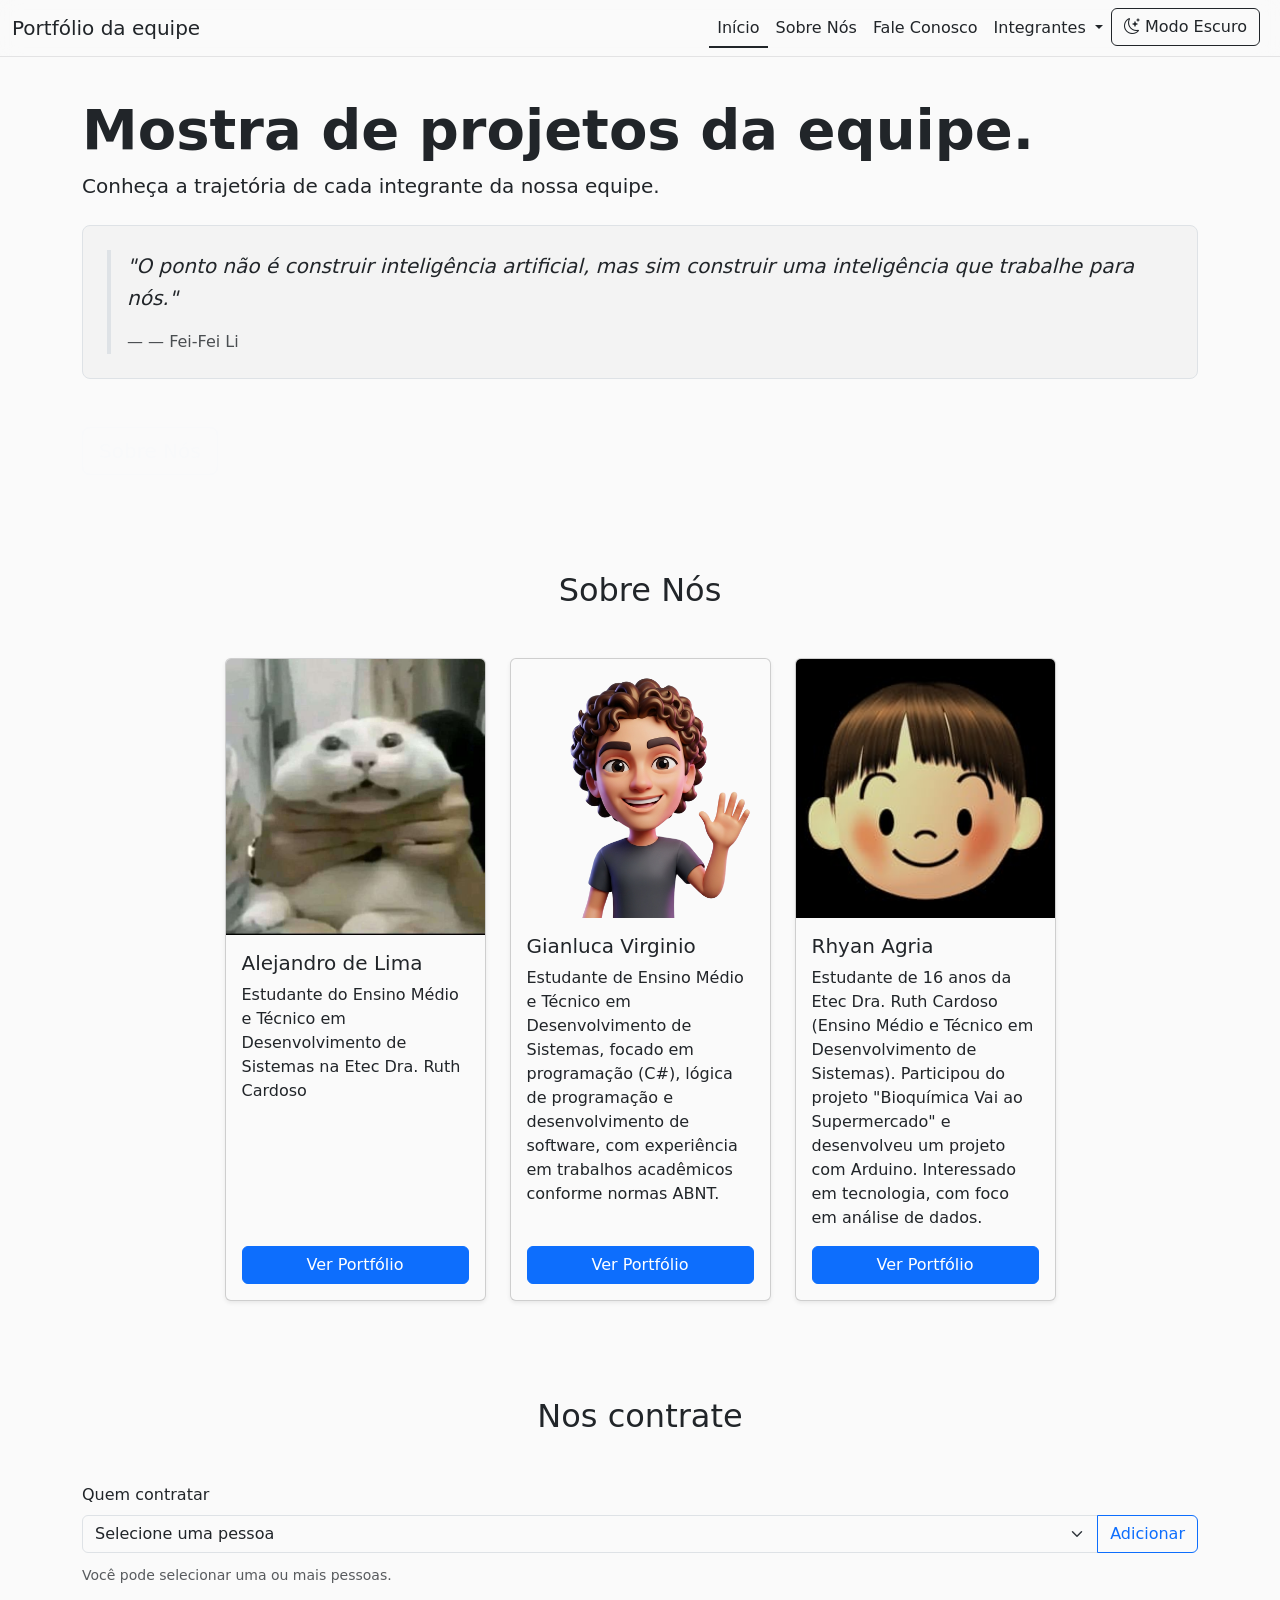
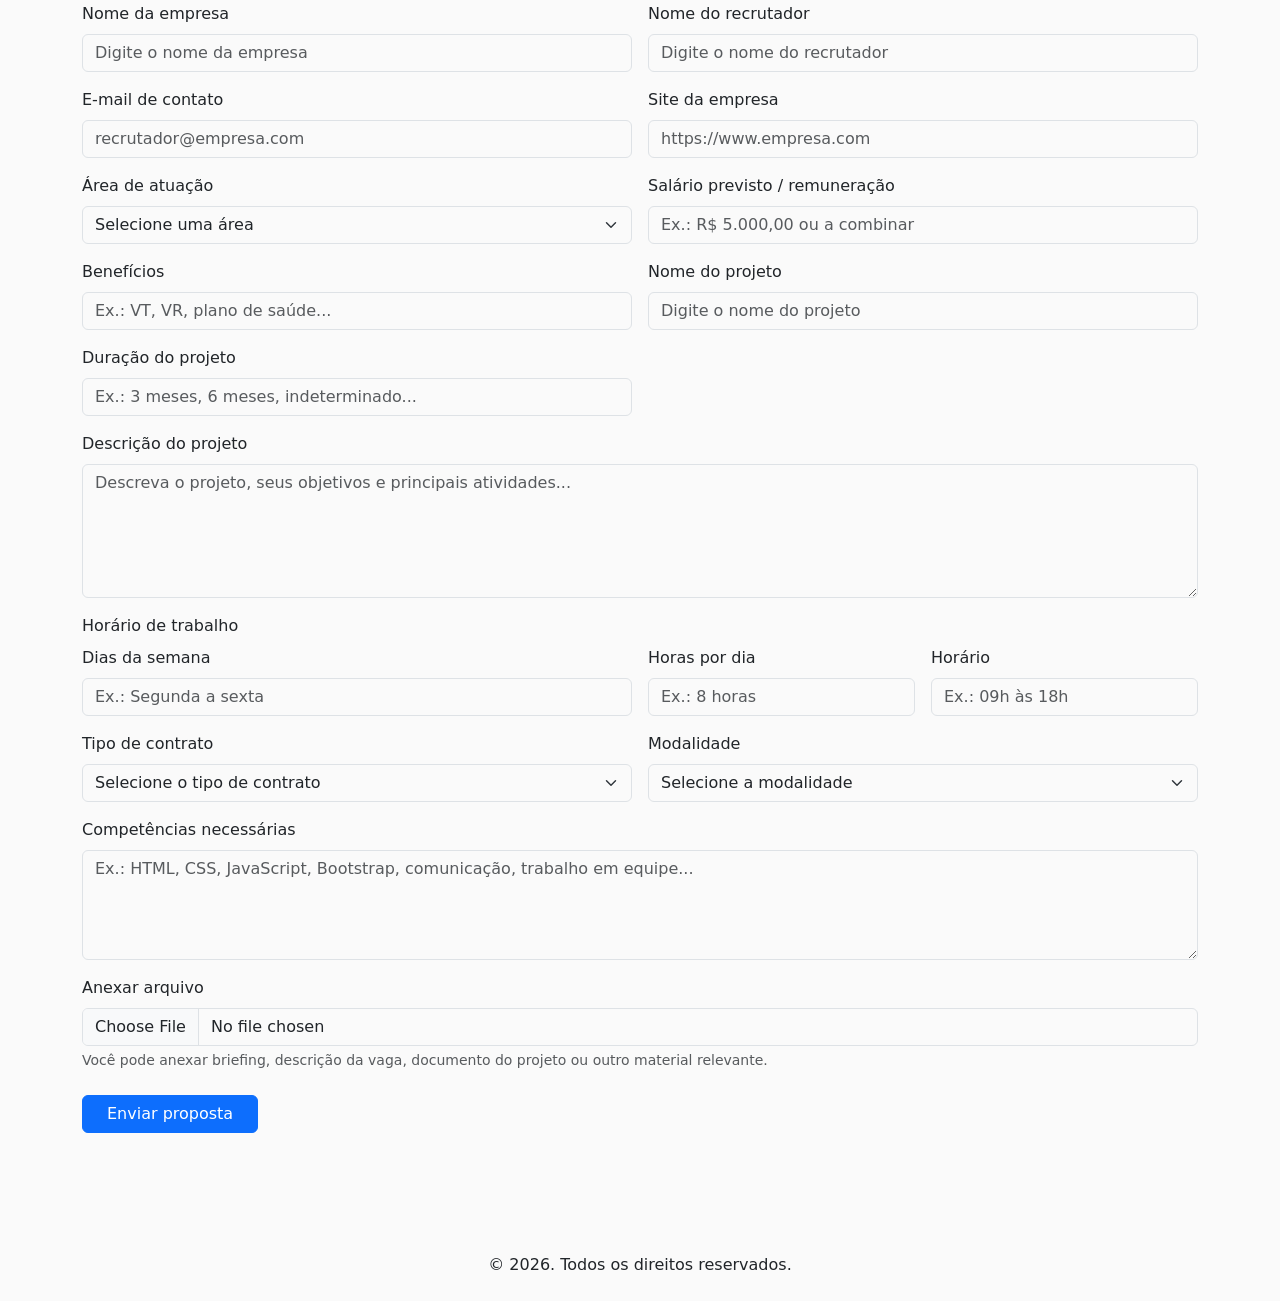
<file: index.html>
<!doctype html>
<html lang="pt-BR" data-bs-theme="light">
  <head>
    <meta charset="UTF-8" />
    <meta name="viewport" content="width=device-width, initial-scale=1.0" />
    <title>Portfólio da equipe - Início</title>
    <!-- Bootstrap CSS -->
    <link
      href="https://cdn.jsdelivr.net/npm/bootstrap@5.3.2/dist/css/bootstrap.min.css"
      rel="stylesheet"
    />
    <!-- Bootstrap Icons -->
    <link
      href="https://cdn.jsdelivr.net/npm/bootstrap-icons@1.10.0/font/bootstrap-icons.css"
      rel="stylesheet"
    />
    <!-- Custom CSS -->
    <link href="css/style.css" rel="stylesheet" />
    <!-- Favicon -->
    <link rel="icon" href="imgs/favicon.png" type="image/x-icon" />
    
  </head>
  <body>
    <!-- Navbar -->
    <nav class="navbar navbar-expand-lg fixed-top">
      <div class="container-fluid">
        <a class="navbar-brand" href="index.html">Portfólio da equipe</a>
        <button
          class="navbar-toggler"
          type="button"
          data-bs-toggle="collapse"
          data-bs-target="#navbarNav"
          aria-controls="navbarNav"
          aria-expanded="false"
          aria-label="Toggle navigation"
        >
          <span class="navbar-toggler-icon"></span>
        </button>
        <div class="collapse navbar-collapse" id="navbarNav">
          <ul class="navbar-nav ms-auto">
            <!-- Home page section links -->
            <li class="nav-item">
              <a class="nav-link active" aria-current="page" href="#introducao"
                >Início</a
              >
            </li>
            <li class="nav-item">
              <a class="nav-link" href="#sobre">Sobre Nós</a>
            </li>
            <li class="nav-item">
              <a class="nav-link" href="#contato">Fale Conosco</a>
            </li>
            <!-- Member page links dropdown -->
            <li class="nav-item dropdown">
              <a
                class="nav-link dropdown-toggle"
                href="#"
                id="navbarDropdown"
                role="button"
                data-bs-toggle="dropdown"
                aria-expanded="false"
              >
                Integrantes
              </a>
              <ul class="dropdown-menu" aria-labelledby="navbarDropdown">
                <li>
                  <a class="dropdown-item" href="membros/membro1.html"
                    >Alejandro de Lima</a
                  >
                </li>
                <li>
                  <a class="dropdown-item" href="membros/membro2.html"
                    >Gianluca Virginio</a
                  >
                </li>
                <li>
                  <a class="dropdown-item" href="membros/membro4.html"
                    >Rhyan Agria</a
                  >
                </li>
              </ul>
            </li>
            <!-- Theme toggle -->
            <li class="nav-item">
              <button class="btn btn-outline-light me-2" id="theme-toggle">
                <i class="bi bi-moon-stars"></i> Modo Escuro
              </button>
            </li>
          </ul>
        </div>
      </div>
    </nav>

    <!-- Main Content -->
    <main class="pt-5 pb-5">
      <!-- Introduction Section -->
      <section id="introducao" class="py-5">
        <div class="container">
          <div class="row align-items-center">
            <div class="col-md-12">
              <h1 class="display-4 fw-bold">
                Mostra de projetos da equipe.
              </h1>
              <p class="lead">
                Conheça a trajetória de cada integrante da nossa equipe.
              </p>
              <div id="quote-box" class="mt-4">
                <blockquote class="blockquote">
                  <p class="mb-0"></p>
                  <footer class="blockquote-footer"></footer>
                </blockquote>
              </div>
              <a href="#sobre" class="btn btn-outline-light btn-lg mt-3"
                >Sobre Nós</a
              >
            </div>
          </div>
        </div>
      </section>

      <!-- About Us Section -->
      <section id="sobre" class="py-5">
        <div class="container">
          <h2 class="text-center mb-5">Sobre Nós</h2>
          <div class="row g-4 justify-content-center">
            <!-- Alejandro de Lima -->
            <div class="col-md-3">
              <div class="card h-100 shadow-sm">
                <img
                    src="imgs/iconAlejandro.png"
                  class="card-img-top"
                  alt="Avatar Alejandro de Lima"
                />
                <div class="card-body d-flex flex-column">
                  <h5 class="card-title">Alejandro de Lima</h5>
                  <p class="card-text flex-grow-1">
                    Estudante do Ensino Médio e Técnico em Desenvolvimento de Sistemas na Etec Dra. Ruth Cardoso
                  </p>
                  <a href="membros/membro1.html" class="btn btn-primary mt-auto"
                    >Ver Portfólio</a
                  >
                </div>
              </div>
            </div>
            <!-- Gianluca Virginio -->
            <div class="col-md-3">
              <div class="card h-100 shadow-sm">
                <img
                  src="imgs/iconGian.png"
                  class="card-img-top"
                  alt="Avatar Gianluca Virginio"
                />
                <div class="card-body d-flex flex-column">
                  <h5 class="card-title">Gianluca Virginio</h5>
                  <p class="card-text flex-grow-1">
                    Estudante de Ensino Médio e Técnico em Desenvolvimento de
                    Sistemas, focado em programação (C#), lógica de programação
                    e desenvolvimento de software, com experiência em trabalhos
                    acadêmicos conforme normas ABNT.
                  </p>
                  <a href="membros/membro2.html" class="btn btn-primary mt-auto"
                    >Ver Portfólio</a
                  >
                </div>
              </div>
            </div>
            <!-- Rhyan Agria -->
            <div class="col-md-3">
              <div class="card h-100 shadow-sm">
                <img
                  src="imgs/iconRhyan.jpeg"
                  class="card-img-top"
                  alt="Avatar Rhyan Agria"
                />
                <div class="card-body d-flex flex-column">
                  <h5 class="card-title">Rhyan Agria</h5>
                  <p class="card-text flex-grow-1">
                    Estudante de 16 anos da Etec Dra. Ruth Cardoso (Ensino Médio
                    e Técnico em Desenvolvimento de Sistemas). Participou do
                    projeto "Bioquímica Vai ao Supermercado" e desenvolveu um
                    projeto com Arduino. Interessado em tecnologia, com foco em
                    análise de dados.
                  </p>
                  <a href="membros/membro4.html" class="btn btn-primary mt-auto"
                    >Ver Portfólio</a
                  >
                </div>
              </div>
            </div>
          </div>
        </div>
      </section>

      <!-- Contact Form Section 
      <section id="contato" class="py-5">
        <div class="container">
          <h2 class="text-center mb-5">Fale Conosco</h2>
          <form
            id="contactForm"
            action="https://formspree.io/f/xgojljqv"
            method="POST"
            class="row g-3 needs-validation"
          >
            <div class="col-md-6">
              <label for="nome" class="form-label">Nome completo</label>
              <input
                type="text"
                class="form-control"
                id="nome"
                placeholder="Digite seu nome"
                required
                name="name"
              />
              <div class="invalid-feedback">Por favor, digite seu nome.</div>
            </div>
            <div class="col-md-6">
              <label for="email" class="form-label">Email</label>
              <input
                type="email"
                class="form-control"
                id="email"
                placeholder="seu@email.com"
                required
                name="_replyto"
              />
              <div class="invalid-feedback">
                Por favor, digite um email válido.
              </div>
            </div>
            <div class="col-12">
              <label for="mensagem" class="form-label">Mensagem</label>
              <textarea
                class="form-control"
                id="mensagem"
                rows="5"
                placeholder="Digite sua mensagem aqui"
                required
                name="message"
              ></textarea>
              <div class="invalid-feedback">
                Por favor, digite uma mensagem.
              </div>
            </div>
            <div class="col-12">
              <button type="submit" class="btn btn-primary">
                Enviar Mensagem
              </button>
            </div>
          </form>
        </div>
      </section>
      -->

     <section id="contato" class="py-5">
  <div class="container">
    <h2 class="text-center mb-5">Nos contrate</h2>

    <form
      id="contactForm"
      action="https://formspree.io/f/xgojljqv"
      method="POST"
      enctype="multipart/form-data"
      class="row g-3 needs-validation"
      novalidate
    >

      <!-- QUEM CONTRATAR -->
      <div class="col-12">
        <label class="form-label">
          Quem contratar
        </label>

        <div class="input-group mb-2">
          <select
            class="form-select"
            id="quemContratar"
          >
            <option value="">Selecione uma pessoa</option>
            <option value="Alejandro de Lima">Alejandro de Lima</option>
            <option value="Gianluca Virginio">Gianluca Virginio</option>
            <option value="Rhyan Agria">Rhyan Agria</option>
          </select>

          <button
            type="button"
            class="btn btn-outline-primary"
            id="adicionarPessoa"
          >
            Adicionar
          </button>
        </div>

        <!-- Pessoas selecionadas -->
        <div
          id="pessoasSelecionadas"
          class="d-flex flex-wrap gap-2 mt-2"
        ></div>

        <!-- Campo enviado para o Formspree -->
        <input
          type="hidden"
          name="quem_contratar"
          id="quemContratarInput"
        />

        <div class="form-text">
          Você pode selecionar uma ou mais pessoas.
        </div>
      </div>


      <!-- EMPRESA -->
      <div class="col-md-6">
        <label for="nomeEmpresa" class="form-label">
          Nome da empresa
        </label>

        <input
          type="text"
          class="form-control"
          id="nomeEmpresa"
          name="nome_empresa"
          placeholder="Digite o nome da empresa"
          required
        />

        <div class="invalid-feedback">
          Por favor, informe o nome da empresa.
        </div>
      </div>


      <!-- RECRUTADOR -->
      <div class="col-md-6">
        <label for="nomeRecrutador" class="form-label">
          Nome do recrutador
        </label>

        <input
          type="text"
          class="form-control"
          id="nomeRecrutador"
          name="nome_recrutador"
          placeholder="Digite o nome do recrutador"
          required
        />

        <div class="invalid-feedback">
          Por favor, informe o nome do recrutador.
        </div>
      </div>


      <!-- EMAIL -->
      <div class="col-md-6">
        <label for="emailContato" class="form-label">
          E-mail de contato
        </label>

        <input
          type="email"
          class="form-control"
          id="emailContato"
          name="_replyto"
          placeholder="recrutador@empresa.com"
          required
        />

        <div class="invalid-feedback">
          Por favor, digite um e-mail válido.
        </div>
      </div>


      <!-- SITE -->
      <div class="col-md-6">
        <label for="siteEmpresa" class="form-label">
          Site da empresa
        </label>

        <input
          type="url"
          class="form-control"
          id="siteEmpresa"
          name="site_empresa"
          placeholder="https://www.empresa.com"
        />

        <div class="invalid-feedback">
          Digite uma URL válida.
        </div>
      </div>


      <!-- ÁREA DE ATUAÇÃO -->
      <div class="col-md-6">
        <label for="areaAtuacao" class="form-label">
          Área de atuação
        </label>

        <select
          class="form-select"
          id="areaAtuacao"
          name="area_atuacao"
          required
        >
          <option value="" selected disabled>
            Selecione uma área
          </option>
          <option value="Tecnologia">Tecnologia</option>
          <option value="Design">Design</option>
          <option value="Marketing">Marketing</option>
          <option value="Administrativo">Administrativo</option>
          <option value="Financeiro">Financeiro</option>
          <option value="Recursos Humanos">Recursos Humanos</option>
          <option value="Comercial">Comercial</option>
          <option value="Engenharia">Engenharia</option>
          <option value="Outro">Outro</option>
        </select>

        <div class="invalid-feedback">
          Selecione uma área de atuação.
        </div>
      </div>


      <!-- CARGO -->
      <div class="col-md-6 d-none" id="cargoContainer">
        <label for="cargo" class="form-label">
          Cargo
        </label>

        <input
          type="text"
          class="form-control"
          id="cargo"
          name="cargo"
          placeholder="Digite o cargo"
        />

        <div class="invalid-feedback">
          Informe o cargo.
        </div>
      </div>


      <!-- SALÁRIO -->
      <div class="col-md-6">
        <label for="remuneracao" class="form-label">
          Salário previsto / remuneração
        </label>

        <input
          type="text"
          class="form-control"
          id="remuneracao"
          name="remuneracao"
          placeholder="Ex.: R$ 5.000,00 ou a combinar"
        />
      </div>


      <!-- BENEFÍCIOS -->
      <div class="col-md-6">
        <label for="beneficios" class="form-label">
          Benefícios
        </label>

        <input
          type="text"
          class="form-control"
          id="beneficios"
          name="beneficios"
          placeholder="Ex.: VT, VR, plano de saúde..."
        />
      </div>


      <!-- NOME DO PROJETO -->
      <div class="col-md-6">
        <label for="nomeProjeto" class="form-label">
          Nome do projeto
        </label>

        <input
          type="text"
          class="form-control"
          id="nomeProjeto"
          name="nome_projeto"
          placeholder="Digite o nome do projeto"
        />
      </div>


      <!-- DURAÇÃO -->
      <div class="col-md-6">
        <label for="duracaoProjeto" class="form-label">
          Duração do projeto
        </label>

        <input
          type="text"
          class="form-control"
          id="duracaoProjeto"
          name="duracao_projeto"
          placeholder="Ex.: 3 meses, 6 meses, indeterminado..."
        />
      </div>


      <!-- DESCRIÇÃO DO PROJETO -->
      <div class="col-12">
        <label for="descricaoProjeto" class="form-label">
          Descrição do projeto
        </label>

        <textarea
          class="form-control"
          id="descricaoProjeto"
          name="descricao_projeto"
          rows="5"
          placeholder="Descreva o projeto, seus objetivos e principais atividades..."
          required
        ></textarea>

        <div class="invalid-feedback">
          Por favor, descreva o projeto.
        </div>
      </div>


      <!-- HORÁRIO DE TRABALHO -->
      <div class="col-12">
        <label class="form-label">
          Horário de trabalho
        </label>

        <div class="row g-3">

          <div class="col-md-6">
            <label for="diasTrabalho" class="form-label">
              Dias da semana
            </label>

            <input
              type="text"
              class="form-control"
              id="diasTrabalho"
              name="dias_trabalho"
              placeholder="Ex.: Segunda a sexta"
            />
          </div>

          <div class="col-md-3">
            <label for="horasDia" class="form-label">
              Horas por dia
            </label>

            <input
              type="text"
              class="form-control"
              id="horasDia"
              name="horas_por_dia"
              placeholder="Ex.: 8 horas"
            />
          </div>

          <div class="col-md-3">
            <label for="horario" class="form-label">
              Horário
            </label>

            <input
              type="text"
              class="form-control"
              id="horario"
              name="horario"
              placeholder="Ex.: 09h às 18h"
            />
          </div>

        </div>
      </div>


      <!-- TIPO DE CONTRATO -->
      <div class="col-md-6">
        <label for="tipoContrato" class="form-label">
          Tipo de contrato
        </label>

        <select
          class="form-select"
          id="tipoContrato"
          name="tipo_contrato"
          required
        >
          <option value="" selected disabled>
            Selecione o tipo de contrato
          </option>
          <option value="CLT">CLT</option>
          <option value="PJ">PJ</option>
          <option value="Freelancer">Freelancer</option>
          <option value="Estágio">Estágio</option>
          <option value="Temporário">Temporário</option>
          <option value="Outro">Outro</option>
        </select>

        <div class="invalid-feedback">
          Selecione o tipo de contrato.
        </div>
      </div>


      <!-- MODALIDADE -->
      <div class="col-md-6">
        <label for="modalidade" class="form-label">
          Modalidade
        </label>

        <select
          class="form-select"
          id="modalidade"
          name="modalidade"
          required
        >
          <option value="" selected disabled>
            Selecione a modalidade
          </option>
          <option value="Remoto">Remoto</option>
          <option value="Presencial">Presencial</option>
          <option value="Híbrido">Híbrido</option>
        </select>

        <div class="invalid-feedback">
          Selecione a modalidade.
        </div>
      </div>


      <!-- LOCAL -->
      <div class="col-12 d-none" id="localContainer">
        <label for="localTrabalho" class="form-label">
          Local de trabalho
        </label>

        <input
          type="text"
          class="form-control"
          id="localTrabalho"
          name="local_trabalho"
          placeholder="Ex.: São Paulo - SP"
        />

        <div class="form-text">
          Informe o endereço, cidade ou região do trabalho presencial/híbrido.
        </div>
      </div>


      <!-- COMPETÊNCIAS -->
      <div class="col-12">
        <label for="competencias" class="form-label">
          Competências necessárias
        </label>

        <textarea
          class="form-control"
          id="competencias"
          name="competencias"
          rows="4"
          placeholder="Ex.: HTML, CSS, JavaScript, Bootstrap, comunicação, trabalho em equipe..."
          required
        ></textarea>

        <div class="invalid-feedback">
          Informe as competências necessárias.
        </div>
      </div>


      <!-- ANEXO -->
      <div class="col-12">
        <label for="arquivo" class="form-label">
          Anexar arquivo
        </label>

        <input
          type="file"
          class="form-control"
          id="arquivo"
          name="arquivo"
          accept=".pdf,.doc,.docx,.png,.jpg,.jpeg"
        />

        <div class="form-text">
          Você pode anexar briefing, descrição da vaga, documento do projeto
          ou outro material relevante.
        </div>
      </div>


      <!-- BOTÃO -->
      <div class="col-12 mt-4">
        <button
          type="submit"
          class="btn btn-primary px-4"
        >
          Enviar proposta
        </button>
      </div>

    </form>
  </div>
</section>
    </main>

    <!-- Footer -->
    <footer class="pt-4 pb-4">
      <div class="container text-center">
        <p class="mb-0">&copy; 2026. Todos os direitos reservados.</p>
      </div>
    </footer>

    <!-- Formulario -->
    <script src="./js/forms.js"></script>
    <!-- Bootstrap Bundle JS (includes Popper) -->
    <script src="https://cdn.jsdelivr.net/npm/bootstrap@5.3.2/dist/js/bootstrap.bundle.min.js"></script>
    <!-- Custom JS -->
    <script src="js/main.js"></script>
  </body>
</html>
</file>
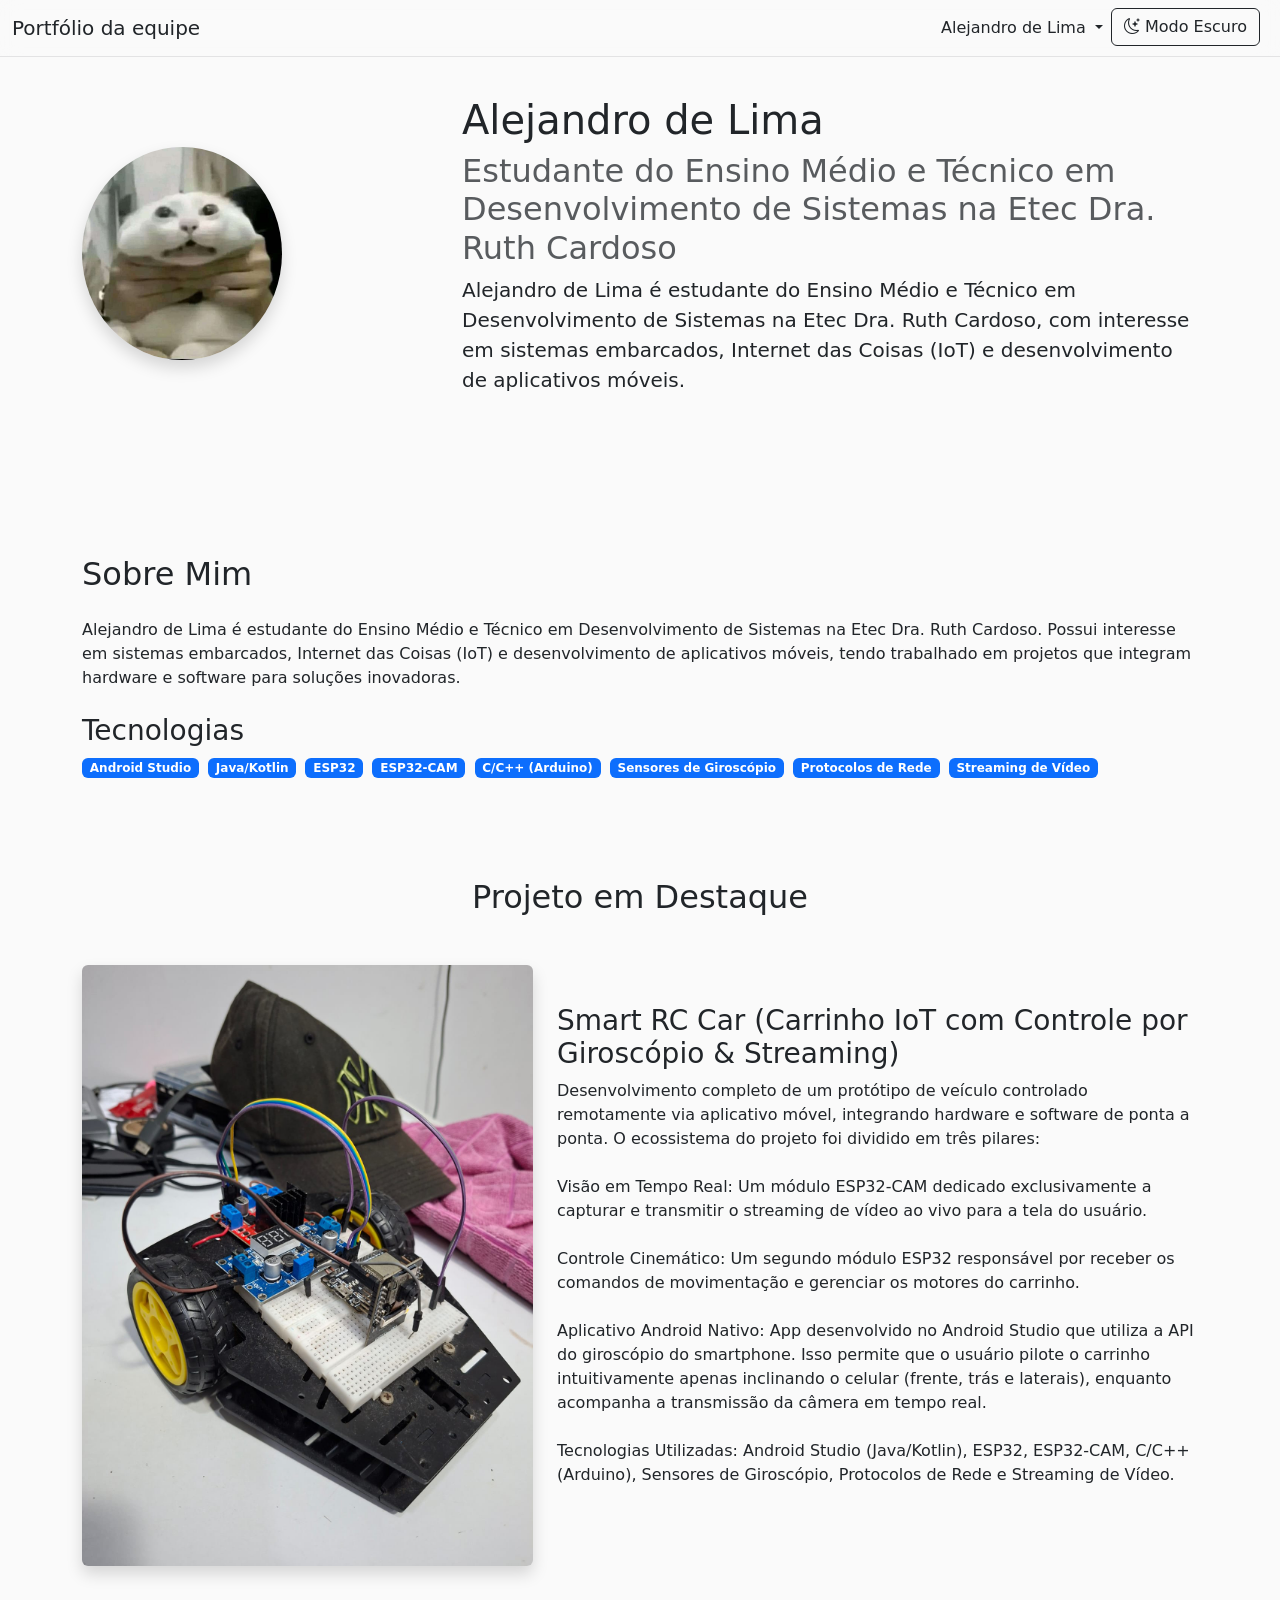
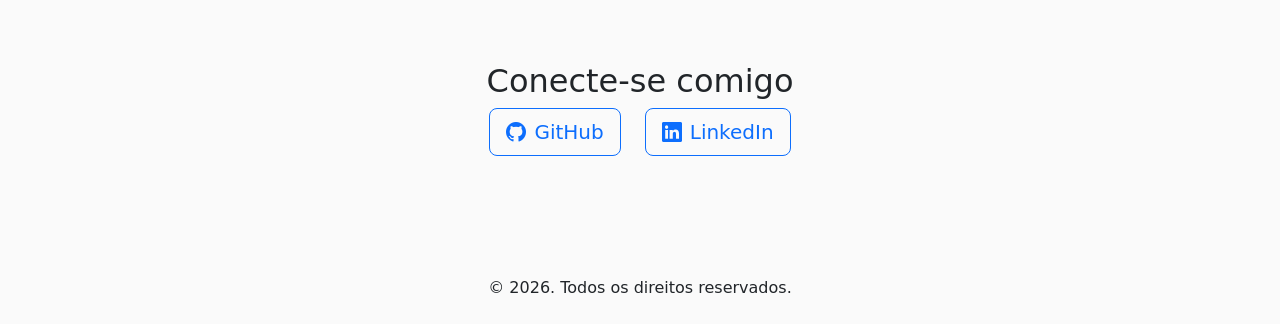
<file: membros/membro1.html>
<!DOCTYPE html>
<html lang="pt-BR" data-bs-theme="light">
<head>
    <meta charset="UTF-8">
    <meta name="viewport" content="width=device-width, initial-scale=1.0">
    <title>Portfólio da equipe - Alejandro de Lima</title>
    <!-- Bootstrap CSS -->
    <link href="https://cdn.jsdelivr.net/npm/bootstrap@5.3.2/dist/css/bootstrap.min.css" rel="stylesheet">
    <!-- Bootstrap Icons -->
    <link href="https://cdn.jsdelivr.net/npm/bootstrap-icons@1.10.0/font/bootstrap-icons.css" rel="stylesheet">
    <!-- Custom CSS -->
    <link href="../css/style.css" rel="stylesheet">
    <!-- Favicon -->
    <link rel="icon" href="../imgs/favicon.png" type="image/x-icon">
</head>
<body>
    <!-- Navbar -->
    <nav class="navbar navbar-expand-lg fixed-top">
        <div class="container-fluid">
            <a class="navbar-brand" href="index.html">Portfólio da equipe</a>
            <button class="navbar-toggler" type="button" data-bs-toggle="collapse" data-bs-target="#navbarNav" aria-controls="navbarNav" aria-expanded="false" aria-label="Toggle navigation">
                <span class="navbar-toggler-icon"></span>
            </button>
            <div class="collapse navbar-collapse" id="navbarNav">
                <ul class="navbar-nav ms-auto">
                    <li class="nav-item dropdown">
                        <a class="nav-link dropdown-toggle" href="#" id="navbarDropdown" role="button" data-bs-toggle="dropdown" aria-expanded="false">
                            Alejandro de Lima
                        </a>
                        <ul class="dropdown-menu" aria-labelledby="navbarDropdown">
                            <li><a class="dropdown-item" href="../index.html">Início</a></li>
                            <li><a class="dropdown-item" href="membro2.html">Gianluca Virginio</a></li>
                            <li><a class="dropdown-item" href="membro4.html">Rhyan Agria</a></li>
                        </ul>
                    </li>
                    <li class="nav-item">
                        <button class="btn btn-outline-light me-2" id="theme-toggle">
                            <i class="bi bi-moon-stars"></i> Modo Escuro
                        </button>
                    </li>
                </ul>
            </div>
        </div>
    </nav>

    <!-- Main Content -->
    <main class="pt-5 pb-5">
        <!-- Member Header -->
        <section class="py-5 mb-5">
            <div class="container">
                <div class="row align-items-center">
                    <div class="col-md-4">
                        <img src="../imgs/iconAlejandro.png" class="img-fluid rounded-circle shadow" width="200" height="200" alt="Alejandro de Lima">
                    </div>
                    <div class="col-md-8">
                        <h1 class="member-title">Alejandro de Lima</h1>
                        <h2 class="text-muted">Estudante do Ensino Médio e Técnico em Desenvolvimento de Sistemas na Etec Dra. Ruth Cardoso</h2>
                        <p class="lead">Alejandro de Lima é estudante do Ensino Médio e Técnico em Desenvolvimento de Sistemas na Etec Dra. Ruth Cardoso, com interesse em sistemas embarcados, Internet das Coisas (IoT) e desenvolvimento de aplicativos móveis.</p>
                    </div>
                </div>
            </div>
        </section>

        <!-- About Me -->
        <section class="py-5">
            <div class="container">
                <h2 class="mb-4">Sobre Mim</h2>
                <p>Alejandro de Lima é estudante do Ensino Médio e Técnico em Desenvolvimento de Sistemas na Etec Dra. Ruth Cardoso. Possui interesse em sistemas embarcados, Internet das Coisas (IoT) e desenvolvimento de aplicativos móveis, tendo trabalhado em projetos que integram hardware e software para soluções inovadoras.</p>
                <h3 class="mt-4">Tecnologias</h3>
                <div>
                    <span class="badge bg-primary me-1 mb-1">Android Studio</span>
                    <span class="badge bg-primary me-1 mb-1">Java/Kotlin</span>
                    <span class="badge bg-primary me-1 mb-1">ESP32</span>
                    <span class="badge bg-primary me-1 mb-1">ESP32-CAM</span>
                    <span class="badge bg-primary me-1 mb-1">C/C++ (Arduino)</span>
                    <span class="badge bg-primary me-1 mb-1">Sensores de Giroscópio</span>
                    <span class="badge bg-primary me-1 mb-1">Protocolos de Rede</span>
                    <span class="badge bg-primary me-1 mb-1">Streaming de Vídeo</span>
                </div>
            </div>
        </section>

        <!-- Projects Carousel -->
        <section class="py-5">
            <div class="container">
                <h2 class="text-center mb-5">Projeto em Destaque</h2>
                <div class="row align-items-center">
                    <div class="col-md-5">
                        <img src="../imgs/projetoAlejandro.jpeg" class="img-fluid rounded shadow" alt="Smart RC Car (Carrinho IoT com Controle por Giroscópio & Streaming)">
                    </div>
                    <div class="col-md-7">
                        <h3>Smart RC Car (Carrinho IoT com Controle por Giroscópio & Streaming)</h3>
                         <p>Desenvolvimento completo de um protótipo de veículo controlado remotamente via aplicativo móvel, integrando hardware e software de ponta a ponta. O ecossistema do projeto foi dividido em três pilares:<br><br>
    Visão em Tempo Real: Um módulo ESP32-CAM dedicado exclusivamente a capturar e transmitir o streaming de vídeo ao vivo para a tela do usuário.<br><br>
    Controle Cinemático: Um segundo módulo ESP32 responsável por receber os comandos de movimentação e gerenciar os motores do carrinho.<br><br>
    Aplicativo Android Nativo: App desenvolvido no Android Studio que utiliza a API do giroscópio do smartphone. Isso permite que o usuário pilote o carrinho intuitivamente apenas inclinando o celular (frente, trás e laterais), enquanto acompanha a transmissão da câmera em tempo real.<br><br>
Tecnologias Utilizadas: Android Studio (Java/Kotlin), ESP32, ESP32-CAM, C/C++ (Arduino), Sensores de Giroscópio, Protocolos de Rede e Streaming de Vídeo.<br><br></p>
                    </div>
                </div>
            </div>
        </section>

        <!-- External Links -->
        <section class="py-5 text-center">
            <div class="container">
                <h2>Conecte-se comigo</h2>
                <div class="d-flex justify-content-center gap-4">
                    <a href="https://github.com/rckhz" class="btn btn-outline-primary btn-lg" target="_blank" rel="noopener noreferrer">
                        <i class="bi bi-github me-2"></i>GitHub
                    </a>
                    <a href="https://linkedin.com/in/alejandro-l-6840443b2" class="btn btn-outline-primary btn-lg" target="_blank" rel="noopener noreferrer">
                        <i class="bi bi-linkedin me-2"></i>LinkedIn
                    </a>
                </div>
            </div>
        </section>
    </main>

    <!-- Footer -->
    <footer class="pt-4 pb-4">
      <div class="container text-center">
        <p class="mb-0">
          &copy; 2026. Todos os direitos reservados.
        </p>
      </div>
    </footer>

    <!-- Bootstrap Bundle JS -->
    <script src="https://cdn.jsdelivr.net/npm/bootstrap@5.3.2/dist/js/bootstrap.bundle.min.js"></script>
    <!-- Custom JS -->
    <script src="../js/main.js"></script>
</body>
</html>
</file>
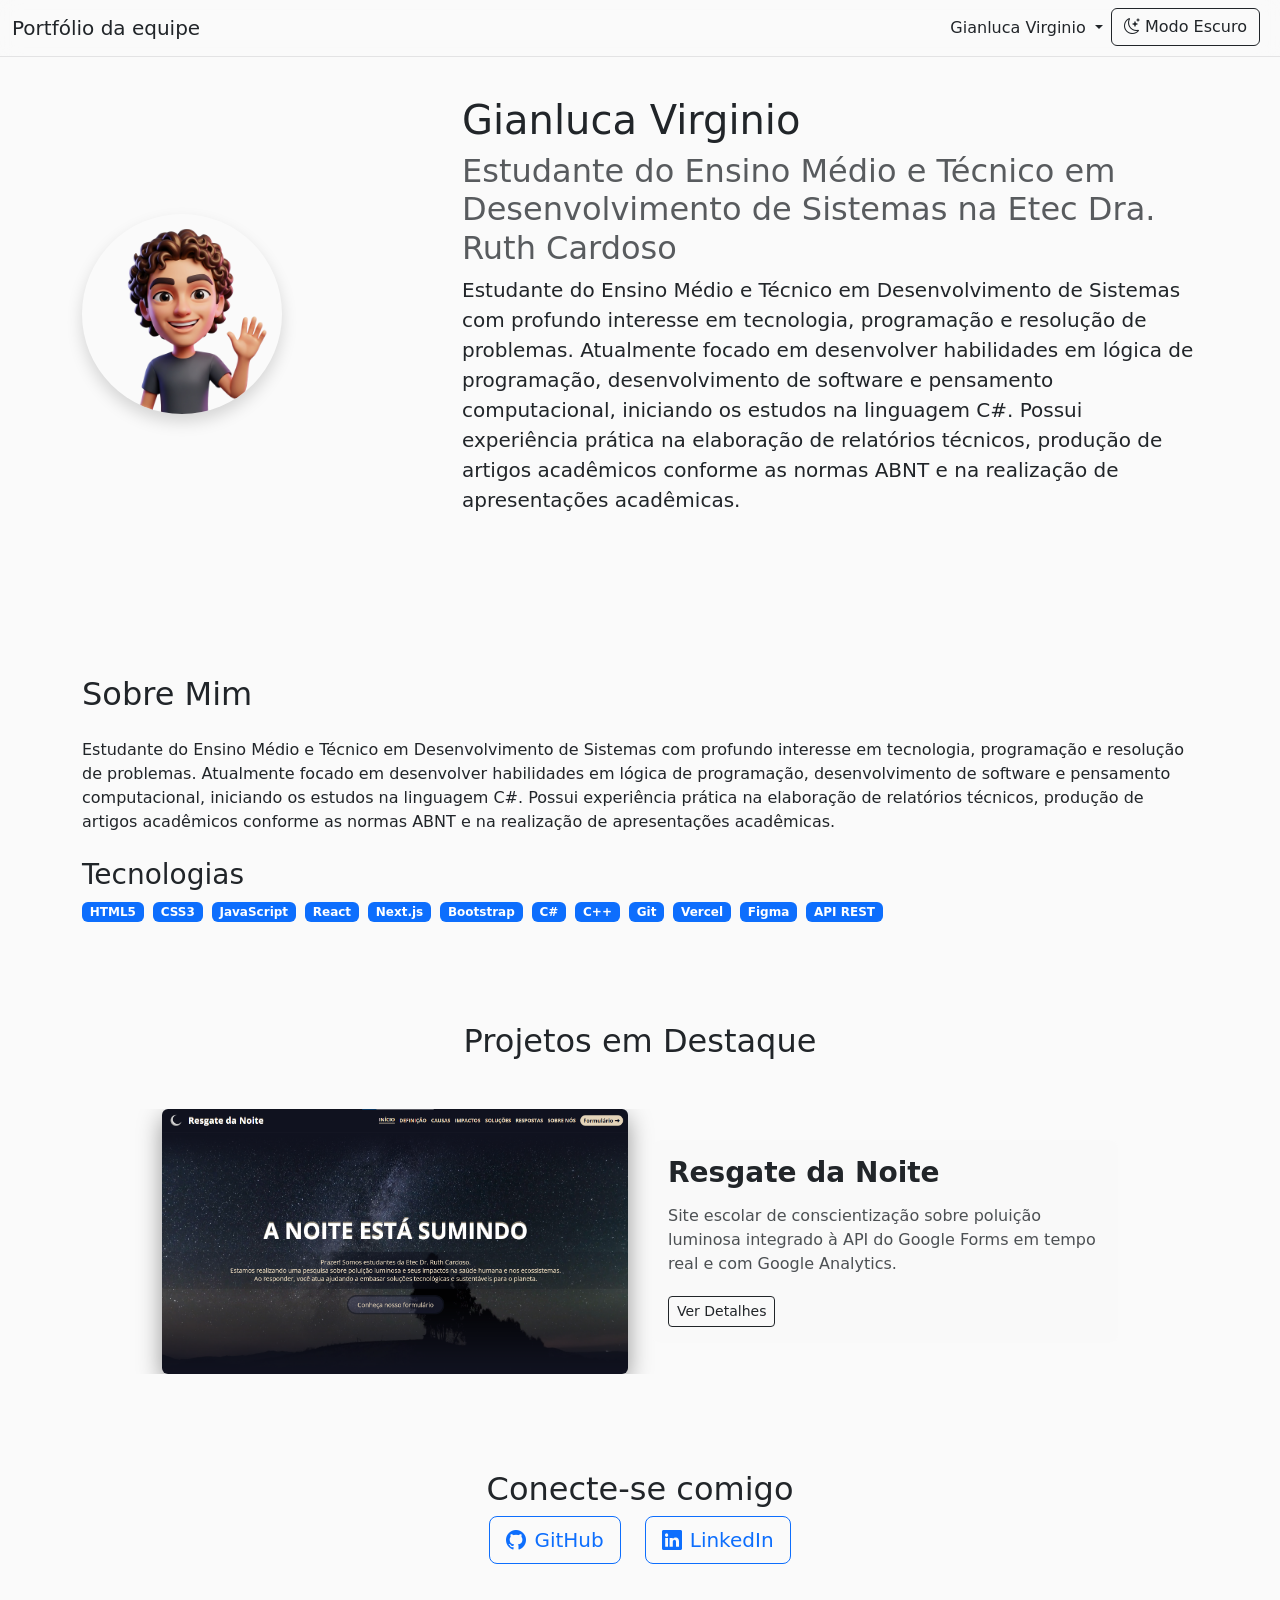
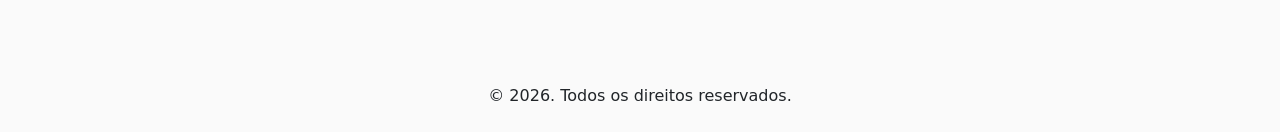
<file: membros/membro2.html>
<!doctype html>
<html lang="pt-BR" data-bs-theme="light">
  <head>
    <meta charset="UTF-8" />
    <meta name="viewport" content="width=device-width, initial-scale=1.0" />
    <title>Portfólio da equipe - Gianluca Virginio</title>
    <!-- Bootstrap CSS -->
    <link
      href="https://cdn.jsdelivr.net/npm/bootstrap@5.3.2/dist/css/bootstrap.min.css"
      rel="stylesheet"
    />
    <!-- Bootstrap Icons -->
    <link
      href="https://cdn.jsdelivr.net/npm/bootstrap-icons@1.10.0/font/bootstrap-icons.css"
      rel="stylesheet"
    />
    <!-- Custom CSS -->
    <link href="../css/style.css" rel="stylesheet" />
    <!-- Favicon -->
    <link rel="icon" href="../imgs/favicon.png" type="image/x-icon" />
  </head>
  <body>
    <!-- Navbar -->
    <nav class="navbar navbar-expand-lg fixed-top">
      <div class="container-fluid">
        <a class="navbar-brand" href="index.html">Portfólio da equipe</a>
        <button
          class="navbar-toggler"
          type="button"
          data-bs-toggle="collapse"
          data-bs-target="#navbarNav"
          aria-controls="navbarNav"
          aria-expanded="false"
          aria-label="Toggle navigation"
        >
          <span class="navbar-toggler-icon"></span>
        </button>
        <div class="collapse navbar-collapse" id="navbarNav">
          <ul class="navbar-nav ms-auto">
            <li class="nav-item dropdown">
              <a
                class="nav-link dropdown-toggle"
                href="#"
                id="navbarDropdown"
                role="button"
                data-bs-toggle="dropdown"
                aria-expanded="false"
              >
                Gianluca Virginio
              </a>
              <ul class="dropdown-menu" aria-labelledby="navbarDropdown">
                <li>
                  <a class="dropdown-item" href="../index.html">Início</a>
                </li>
                <li>
                  <a class="dropdown-item" href="membro1.html"
                    >Alejandro de Lima</a
                  >
                </li>
                <li>
                  <a class="dropdown-item" href="membro4.html">Rhyan Agria</a>
                </li>
              </ul>
            </li>
            <li class="nav-item">
              <button class="btn btn-outline-light me-2" id="theme-toggle">
                <i class="bi bi-moon-stars"></i> Modo Escuro
              </button>
            </li>
          </ul>
        </div>
      </div>
    </nav>

    <!-- Main Content -->
    <main class="pt-5 pb-5">
      <!-- Member Header -->
      <section class="py-5 mb-5">
        <div class="container">
          <div class="row align-items-center">
            <div class="col-md-4">
              <img
                src="../imgs/iconGian.png"
                class="img-fluid rounded-circle shadow"
                width="200"
                height="200"
                alt="Gianluca Virginio - Avatar IA"
              />
            </div>
            <div class="col-md-8">
              <h1 class="member-title">Gianluca Virginio</h1>
              <h2 class="text-muted">
                Estudante do Ensino Médio e Técnico em Desenvolvimento de
                Sistemas na Etec Dra. Ruth Cardoso
              </h2>
              <p class="lead">
                Estudante do Ensino Médio e Técnico em Desenvolvimento de
                Sistemas com profundo interesse em tecnologia, programação e
                resolução de problemas. Atualmente focado em desenvolver
                habilidades em lógica de programação, desenvolvimento de
                software e pensamento computacional, iniciando os estudos na
                linguagem C#. Possui experiência prática na elaboração de
                relatórios técnicos, produção de artigos acadêmicos conforme as
                normas ABNT e na realização de apresentações acadêmicas.
              </p>
            </div>
          </div>
        </div>
      </section>

      <!-- About Me -->
      <section class="py-5">
        <div class="container">
          <h2 class="mb-4">Sobre Mim</h2>
          <p>
            Estudante do Ensino Médio e Técnico em Desenvolvimento de Sistemas
            com profundo interesse em tecnologia, programação e resolução de
            problemas. Atualmente focado em desenvolver habilidades em lógica de
            programação, desenvolvimento de software e pensamento computacional,
            iniciando os estudos na linguagem C#. Possui experiência prática na
            elaboração de relatórios técnicos, produção de artigos acadêmicos
            conforme as normas ABNT e na realização de apresentações acadêmicas.
          </p>
          <h3 class="mt-4">Tecnologias</h3>
          <div>
            <span class="badge bg-primary me-1 mb-1">HTML5</span>
            <span class="badge bg-primary me-1 mb-1">CSS3</span>
            <span class="badge bg-primary me-1 mb-1">JavaScript</span>
            <span class="badge bg-primary me-1 mb-1">React</span>
            <span class="badge bg-primary me-1 mb-1">Next.js</span>
            <span class="badge bg-primary me-1 mb-1">Bootstrap</span>
            <span class="badge bg-primary me-1 mb-1">C#</span>
            <span class="badge bg-primary me-1 mb-1">C++</span>
            <span class="badge bg-primary me-1 mb-1">Git</span>
            <span class="badge bg-primary me-1 mb-1">Vercel</span>
            <span class="badge bg-primary me-1 mb-1">Figma</span>
            <span class="badge bg-primary me-1 mb-1">API REST</span>
          </div>
        </div>
      </section>

     <!-- Projects -->
<section class="py-5">
  <div class="container">
    <h2 class="text-center mb-5">Projetos em Destaque</h2>

    <div class="carousel-container" id="carouselProjects">
      <div class="carousel-track">

        <!-- Resgate da Noite -->
        <div class="slide active">
          <div class="row align-items-center">
            <div class="col-md-6 text-center">
              <img
                src="../imgs/resgatedanoite.png"
                class="img-fluid rounded"
                alt="Resgate da Noite"
              />
            </div>

            <div class="col-md-6">
              <div class="carousel-caption">
                <h5>Resgate da Noite</h5>
                <p>
                  Site escolar de conscientização sobre poluição luminosa
                  integrado à API do Google Forms em tempo real e com Google
                  Analytics.
                </p>

                <a
                  href="https://resgate-da-noite.vercel.app/"
                  class="btn btn-sm btn-outline-theme"
                  target="_blank"
                  rel="noopener noreferrer"
                >
                  Ver Detalhes
                </a>
              </div>
            </div>
          </div>
        </div>

      </div>
    </div>
  </div>
</section>
      <!-- External Links -->
      <section class="py-5 text-center">
        <div class="container">
          <h2>Conecte-se comigo</h2>
          <div class="d-flex justify-content-center gap-4">
            <a
              href="https://github.com/gdvirginio"
              class="btn btn-outline-primary btn-lg"
              target="_blank"
              rel="noopener noreferrer"
            >
              <i class="bi bi-github me-2"></i>GitHub
            </a>
            <a
              href="https://www.linkedin.com/in/gianlucavirginio"
              class="btn btn-outline-primary btn-lg"
              target="_blank"
              rel="noopener noreferrer"
            >
              <i class="bi bi-linkedin me-2"></i>LinkedIn
            </a>
          </div>
        </div>
      </section>
    </main>

    <!-- Footer -->
    <footer class="pt-4 pb-4">
      <div class="container text-center">
        <p class="mb-0">
          &copy; 2026. Todos os direitos reservados.
        </p>
      </div>
    </footer>

    <!-- Bootstrap Bundle JS -->
    <script src="https://cdn.jsdelivr.net/npm/bootstrap@5.3.2/dist/js/bootstrap.bundle.min.js"></script>
    <!-- Custom JS -->
    <script src="../js/main.js"></script>
  </body>
</html>
</file>
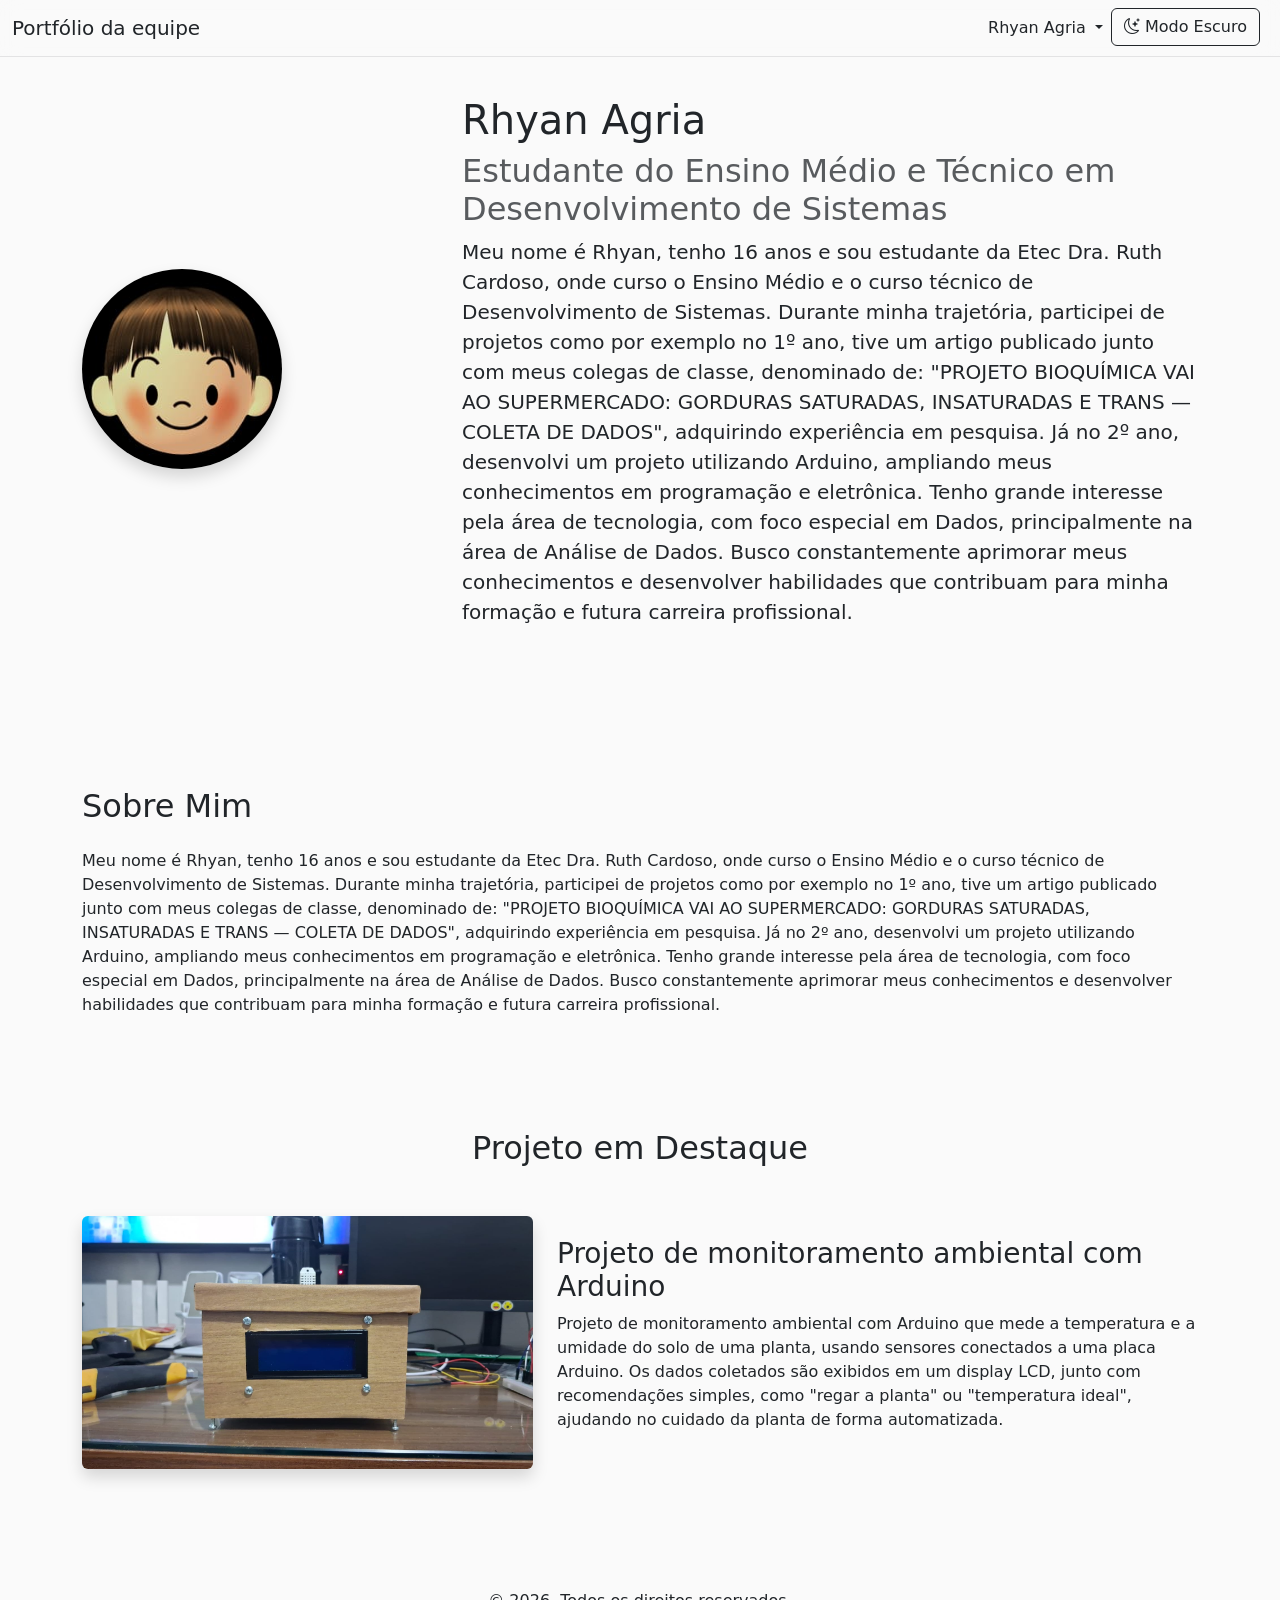
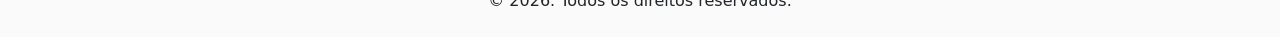
<file: membros/membro4.html>
<!DOCTYPE html>
<html lang="pt-BR" data-bs-theme="light">
<head>
    <meta charset="UTF-8">
    <meta name="viewport" content="width=device-width, initial-scale=1.0">
    <title>Portfólio da equipe - Rhyan Agria</title>
    <!-- Bootstrap CSS -->
    <link href="https://cdn.jsdelivr.net/npm/bootstrap@5.3.2/dist/css/bootstrap.min.css" rel="stylesheet">
    <!-- Bootstrap Icons -->
    <link href="https://cdn.jsdelivr.net/npm/bootstrap-icons@1.10.0/font/bootstrap-icons.css" rel="stylesheet">
    <!-- Custom CSS -->
    <link href="../css/style.css" rel="stylesheet">
    <!-- Favicon -->
    <link rel="icon" href="../imgs/favicon.png" type="image/x-icon">
</head>
<body>
    <!-- Navbar -->
    <nav class="navbar navbar-expand-lg fixed-top">
        <div class="container-fluid">
            <a class="navbar-brand" href="index.html">Portfólio da equipe</a>
            <button class="navbar-toggler" type="button" data-bs-toggle="collapse" data-bs-target="#navbarNav" aria-controls="navbarNav" aria-expanded="false" aria-label="Toggle navigation">
                <span class="navbar-toggler-icon"></span>
            </button>
            <div class="collapse navbar-collapse" id="navbarNav">
                <ul class="navbar-nav ms-auto">
                    <li class="nav-item dropdown">
                        <a class="nav-link dropdown-toggle" href="#" id="navbarDropdown" role="button" data-bs-toggle="dropdown" aria-expanded="false">
                            Rhyan Agria
                        </a>
                        <ul class="dropdown-menu" aria-labelledby="navbarDropdown">
                            <li><a class="dropdown-item" href="../index.html">Início</a></li>
                            <li><a class="dropdown-item" href="membro1.html">Alejandro de Lima</a></li>
                            <li><a class="dropdown-item" href="membro2.html">Gianluca Virginio</a></li>
                        </ul>
                    </li>
                    <li class="nav-item">
                        <button class="btn btn-outline-light me-2" id="theme-toggle">
                            <i class="bi bi-moon-stars"></i> Modo Escuro
                        </button>
                    </li>
                </ul>
            </div>
        </div>
    </nav>

    <!-- Main Content -->
    <main class="pt-5 pb-5">
        <!-- Member Header -->
        <section class="py-5 mb-5">
            <div class="container">
                <div class="row align-items-center">
                    <div class="col-md-4">
                        <img src="../imgs/iconRhyan.jpeg" class="img-fluid rounded-circle shadow" width="200" height="200" alt="Rhyan Agria">
                    </div>
                    <div class="col-md-8">
                        <h1 class="member-title">Rhyan Agria</h1>
                        <h2 class="text-muted">Estudante do Ensino Médio e Técnico em Desenvolvimento de Sistemas</h2>
                        <p class="lead">Meu nome é Rhyan, tenho 16 anos e sou estudante da Etec Dra. Ruth Cardoso, onde curso o Ensino Médio e o curso técnico de Desenvolvimento de Sistemas.

Durante minha trajetória, participei de projetos como por exemplo no 1º ano, tive um artigo publicado junto com meus colegas de classe, denominado de: "PROJETO BIOQUÍMICA VAI AO SUPERMERCADO: GORDURAS SATURADAS, INSATURADAS E TRANS — COLETA DE DADOS", adquirindo experiência em pesquisa. Já no 2º ano, desenvolvi um projeto utilizando Arduino, ampliando meus conhecimentos em programação e eletrônica.

Tenho grande interesse pela área de tecnologia, com foco especial em Dados, principalmente na área de Análise de Dados. Busco constantemente aprimorar meus conhecimentos e desenvolver habilidades que contribuam para minha formação e futura carreira profissional.</p>
                    </div>
                </div>
            </div>
        </section>

        <!-- About Me -->
        <section class="py-5">
            <div class="container">
                <h2 class="mb-4">Sobre Mim</h2>
                <p>Meu nome é Rhyan, tenho 16 anos e sou estudante da Etec Dra. Ruth Cardoso, onde curso o Ensino Médio e o curso técnico de Desenvolvimento de Sistemas. Durante minha trajetória, participei de projetos como por exemplo no 1º ano, tive um artigo publicado junto com meus colegas de classe, denominado de: "PROJETO BIOQUÍMICA VAI AO SUPERMERCADO: GORDURAS SATURADAS, INSATURADAS E TRANS — COLETA DE DADOS", adquirindo experiência em pesquisa. Já no 2º ano, desenvolvi um projeto utilizando Arduino, ampliando meus conhecimentos em programação e eletrônica. Tenho grande interesse pela área de tecnologia, com foco especial em Dados, principalmente na área de Análise de Dados. Busco constantemente aprimorar meus conhecimentos e desenvolver habilidades que contribuam para minha formação e futura carreira profissional.</p>
            </div>
        </section>

        <!-- Projeto em Destaque -->
        <section class="py-5">
            <div class="container">
                <h2 class="text-center mb-5">Projeto em Destaque</h2>
                <div class="row align-items-center">
                    <div class="col-md-5">
                        <img src="../imgs/projetoRhyan.jpeg" class="img-fluid rounded shadow" alt="Projeto de monitoramento ambiental com Arduino">
                    </div>
                    <div class="col-md-7">
                        <h3>Projeto de monitoramento ambiental com Arduino</h3>
                        <p>Projeto de monitoramento ambiental com Arduino que mede a temperatura e a umidade do solo de uma planta, usando sensores conectados a uma placa Arduino. Os dados coletados são exibidos em um display LCD, junto com recomendações simples, como "regar a planta" ou "temperatura ideal", ajudando no cuidado da planta de forma automatizada.</p>
                    </div>
                </div>
            </div>
        </section>
    </main>

    <!-- Footer -->
    <footer class="pt-4 pb-4">
        <div class="container text-center">
            <p class="mb-0">&copy; 2026. Todos os direitos reservados.</p>
        </div>
    </footer>

    <!-- Bootstrap Bundle JS -->
    <script src="https://cdn.jsdelivr.net/npm/bootstrap@5.3.2/dist/js/bootstrap.bundle.min.js"></script>
    <!-- Custom JS -->
    <script src="../js/main.js"></script>
</body>
</html>
</file>
<file: css/style.css>
/* Custom Styles for IA Mostra - MINIMAL THEMING (only color variables) */

/* ==== COLOR VARIABLES OVERRIDE ==== */
:root {
  /* Light mode - soft and easy on the eyes */
  --bs-body-bg: #fafafa; /* Soft white background */
  --bs-body-color: #212529; /* Dark gray for primary text */
  --bs-primary: #0d6efd; /* Bootstrap blue */
  --bs-border-color: #dee2e6; /* Light gray for borders */
  --bs-body-bg-rgb: 250, 250, 250;
  --bs-body-color-rgb: 33, 37, 41;
}

/* Dark mode - soft dark (not pure black) */
[data-bs-theme="dark"] {
  --bs-body-bg: #121212; /* Very dark gray background */
  --bs-body-color: #e0e0e0; /* Light gray for primary text */
  --bs-primary: #0d6efd; /* Keep blue for primary (works on dark bg) */
  --bs-border-color: #333333; /* Darker gray for borders */
  --bs-body-bg-rgb: 18, 18, 18;
  --bs-body-color-rgb: 224, 224, 224;
}

/* Navbar with backdrop blur for better visibility */
.navbar {
  background: rgba(var(--bs-body-bg-rgb), 0.7) !important;
  backdrop-filter: blur(10px) !important;
  -webkit-backdrop-filter: blur(10px) !important;
  border-bottom: 1px solid rgba(var(--bs-body-color-rgb), 0.1) !important;
}

/* Navbar brand and text colors */
.navbar-brand,
.navbar-nav .nav-link {
  color: var(--bs-body-color) !important;
}

/* Navbar toggler button */
.navbar-toggler {
  border-color: rgba(var(--bs-body-color-rgb), 0.5);
}

.navbar-toggler-icon {
  background-image: url("data:image/svg+xml,%3csvg xmlns='http://www.w3.org/2000/svg' viewBox='0 0 30 30'%3e%3cpath stroke='rgba(33,37,41,0.8)' stroke-linecap='round' stroke-miterlimit='10' stroke-width='2' d='M4 7h22M4 15h22M4 23h22'/%3e%3c/svg%3e");
  width: 1.5em;
  height: 1.5em;
}

[data-bs-theme="dark"] .navbar-toggler-icon {
  background-image: url("data:image/svg+xml,%3csvg xmlns='http://www.w3.org/2000/svg' viewBox='0 0 30 30'%3e%3cpath stroke='rgba(224,224,224,0.8)' stroke-linecap='round' stroke-miterlimit='10' stroke-width='2' d='M4 7h22M4 15h22M4 23h22'/%3e%3c/svg%3e");
}

/* ==== MINIMAL CUSTOM STYLES (spacing left to Bootstrap) ==== */

/* Active link indicator in navbar */
.navbar-nav .nav-link.active,
.navbar-nav .nav-link.show {
  position: relative;
}
.navbar-nav .nav-link.active::after,
.navbar-nav .nav-link.show::after {
  content: "";
  position: absolute;
  bottom: 0;
  left: 0;
  width: 100%;
  height: 2px;
  background-color: var(--bs-body-color);
}

/* Quote box styling (custom component) */
#quote-box {
  background-color: rgba(var(--bs-body-color-rgb), 0.03);
  border: 1px solid var(--bs-border-color);
  border-radius: 0.5rem;
  padding: 1.5rem;
  margin: 2rem 0;
}
#quote-box blockquote {
  margin: 0;
  padding-left: 1rem;
  border-left: 4px solid var(--bs-border-color);
}
#quote-box blockquote p {
  font-size: 1.25rem;
  font-style: italic;
  color: var(--bs-body-color);
  line-height: 1.6;
  margin: 0;
}
#quote-box blockquote footer {
  margin-top: 1rem;
  font-size: 1rem;
  color: var(--bs-body-color);
  opacity: 0.8;
}

/* Card hover enhancement (optional) */
.card {
  transition:
    transform 0.2s ease-in-out,
    box-shadow 0.2s ease-in-out;
}
.card:hover {
  transform: translateY(-3px);
  box-shadow: 0 0.5rem 1rem rgba(0, 0, 0, 0.15);
}

/* Form validation feedback colors (Bootstrap already handles this via variables,
   but ensuring we don't override unnecessarily) */
.is-invalid {
  border-color: #dc3545 !important;
}
.is-valid {
  border-color: #198754 !important;
}

/* Footer link styling */
footer a {
  color: var(--bs-body-color);
  text-decoration: none;
  margin: 0 0.5rem;
  transition: opacity 0.2s;
}
footer a:hover {
  opacity: 0.75;
  text-decoration: underline;
}

/* Theme-adaptive outline button */
.btn-outline-theme {
  --bs-btn-color: var(--bs-body-color);
  --bs-btn-bg: transparent;
  --bs-btn-border-color: var(--bs-body-color);
  --bs-btn-hover-color: var(--bs-body-color);
  --bs-btn-hover-bg: var(--bs-body-bg);
  --bs-btn-hover-border-color: var(--bs-body-color);
  --bs-btn-focus-shadow-rgb: var(--bs-body-color-rgb);
  --bs-btn-active-color: var(--bs-btn-hover-color);
  --bs-btn-active-bg: var(--bs-btn-hover-bg);
  --bs-btn-active-border-color: var(--bs-btn-hover-border-color);
  --bs-btn-disabled-color: var(--bs-btn-color);
  --bs-btn-disabled-bg: transparent;
  --bs-btn-disabled-border-color: var(--bs-btn-color);
  --bs-gradient: none;
}

/* Responsive tweaks (only if needed) */
@media (max-width: 576px) {
  .display-4 {
    font-size: 2rem;
  }
  #sobre h2,
  .member-title {
    font-size: 1.75rem;
  }
}

/* Carousel custom styles */
.carousel-container {
  position: relative;
  overflow: hidden;
  width: 100%;
  max-width: 1100px;
  margin: 0 auto;
  padding: 0 60px; /* Dá espaço para as setas não cobrirem o conteúdo */
  box-sizing: border-box;
}

.carousel-btn {
  position: absolute;
  top: 50%;
  transform: translateY(-50%);
  background: rgba(var(--bs-body-color-rgb), 0.1);
  backdrop-filter: blur(5px);
  color: var(--bs-body-color);
  border: 1px solid rgba(var(--bs-body-color-rgb), 0.2);
  cursor: pointer;
  z-index: 10;
  border-radius: 50%;
  width: 45px;
  height: 45px;
  display: flex;
  align-items: center;
  justify-content: center;
  font-size: 1.2rem;
  transition: all 0.3s ease;
}

.carousel-btn.prev {
  left: 10px;
}
.carousel-btn.next {
  right: 10px;
}
.carousel-btn:hover {
  background: rgba(var(--bs-body-color-rgb), 0.2);
  transform: translateY(-50%) scale(1.05); /* Mantém o alinhamento vertical no hover */
}

.carousel-track {
  position: relative;
  display: grid;
  width: 100%;
}

.slide {
  grid-area: 1 / 1; /* Faz todos os slides ocuparem o mesmo espaço de grid */
  opacity: 0;
  visibility: hidden;
  transition:
    opacity 0.5s ease-in-out,
    visibility 0.5s;
  width: 100%;
}

.slide.active {
  opacity: 1;
  visibility: visible;
}

/* Força a Row do Bootstrap a ocupar 100% da largura útil */
.slide .row {
  width: 100%;
  margin: 0;
}

/* Reseta o comportamento absoluto padrão do Bootstrap para a legenda */
.slide .carousel-caption {
  position: static; /* Remove o absolute do Bootstrap */
  text-align: left;
  padding: 0;
  max-width: 100%;
  color: var(--bs-body-color);
  background-color: rgba(var(--bs-body-bg-rgb), 0.5); /* Fundo semi-transparente para legibilidade */
  border-radius: 0.5rem;
  padding: 1rem;
}

.slide .carousel-caption h5 {
  margin-top: 0;
  font-size: 1.75rem;
  font-weight: 600;
  margin-bottom: 15px;
}

.slide .carousel-caption p {
  margin-bottom: 20px;
  color: rgba(var(--bs-body-color-rgb), 0.8);
}

/* Garante que a imagem se ajuste à coluna sem quebrar o grid */
.slide img {
  width: 100%;
  max-height: 380px;
  object-fit: cover;
  border-radius: 8px;
  box-shadow: 0 8px 24px rgba(0, 0, 0, 0.4);
}

/* Indicadores na parte inferior */
.carousel-indicators {
  position: absolute;
  bottom: -30px; /* Joga os pontos um pouco para baixo para não sobrepor o conteúdo */
  left: 50%;
  transform: translateX(-50%);
  display: flex;
  gap: 8px;
  z-index: 2;
  margin: 0;
  padding: 0;
}

.carousel-indicators button {
  width: 10px;
  height: 10px;
  background: rgba(var(--bs-body-color-rgb), 0.3);
  border: none;
  border-radius: 50%;
  cursor: pointer;
  transition: all 0.3s ease;
}

.carousel-indicators button.active {
  background: rgba(var(--bs-body-color-rgb), 0.7);
  transform: scale(1.2);
}

/* Ajustes Responsivos */
@media (max-width: 768px) {
  .carousel-container {
    padding: 0 40px;
  }
  .slide .carousel-caption {
    text-align: center;
    margin-top: 20px;
  }
  .slide img {
    max-height: 250px;
  }
  .carousel-indicators {
    bottom: -25px;
  }
}

/* Additional responsive improvements */
@media (max-width: 992px) {
  /* Member header - stack image and text on smaller screens */
  section.py-5.mb-5 .row {
    flex-direction: column;
    text-align: center;
  }

  section.py-5.mb-5 .col-md-4,
  section.py-5.mb-5 .col-md-8 {
    width: 100%;
    max-width: 100%;
    flex: 0 0 100%;
  }

  section.py-5.mb-5 .col-md-4 {
    margin-bottom: 2rem;
  }

  /* About section cards - full width on smaller screens */
  #sobre .col-md-3 {
    width: 100%;
    flex: 0 0 100%;
    margin-bottom: 2rem;
  }

  /* Contact form - full width inputs on mobile */
  #contato .col-md-6 {
    width: 100%;
    flex: 0 0 100%;
    margin-bottom: 1.5rem;
  }

  /* Reduce padding on sections for mobile */
  .py-5 {
    padding-top: 3rem !important;
    padding-bottom: 3rem !important;
  }

  /* Adjust heading sizes for mobile */
  .display-4 {
    font-size: 2.5rem;
  }

  h1.member-title {
    font-size: 2rem;
  }

  h2 {
    font-size: 1.75rem;
  }
}

@media (max-width: 768px) {
  /* Further adjustments for very small screens */
  .display-4 {
    font-size: 2rem;
  }

  h1.member-title {
    font-size: 1.75rem;
  }

  h2 {
    font-size: 1.5rem;
  }

  /* Navbar adjustments */
  .navbar-brand {
    font-size: 1.25rem;
  }

  /* Reduce carousel padding on very small screens */
  .carousel-container {
    padding: 0 15px;
  }

  /* Make card images full width */
  .card-img-top {
    width: 100%;
    height: auto;
  }
}

@media (max-width: 576px) {
  .display-4 {
    font-size: 1.75rem;
  }

  #sobre h2,
  .member-title {
    font-size: 1.5rem;
  }

  /* Even more compact layout */
  .py-5 {
    padding-top: 2rem !important;
    padding-bottom: 2rem !important;
  }

  /* Quote box adjustments */
  #quote-box {
    padding: 1rem;
    margin: 1.5rem 0;
  }

  #quote-box blockquote p {
    font-size: 1.1rem;
  }

  /* Button sizes */
  .btn-lg {
    padding: 0.5rem 1rem;
    font-size: 0.875rem;
  }
}
</file>
